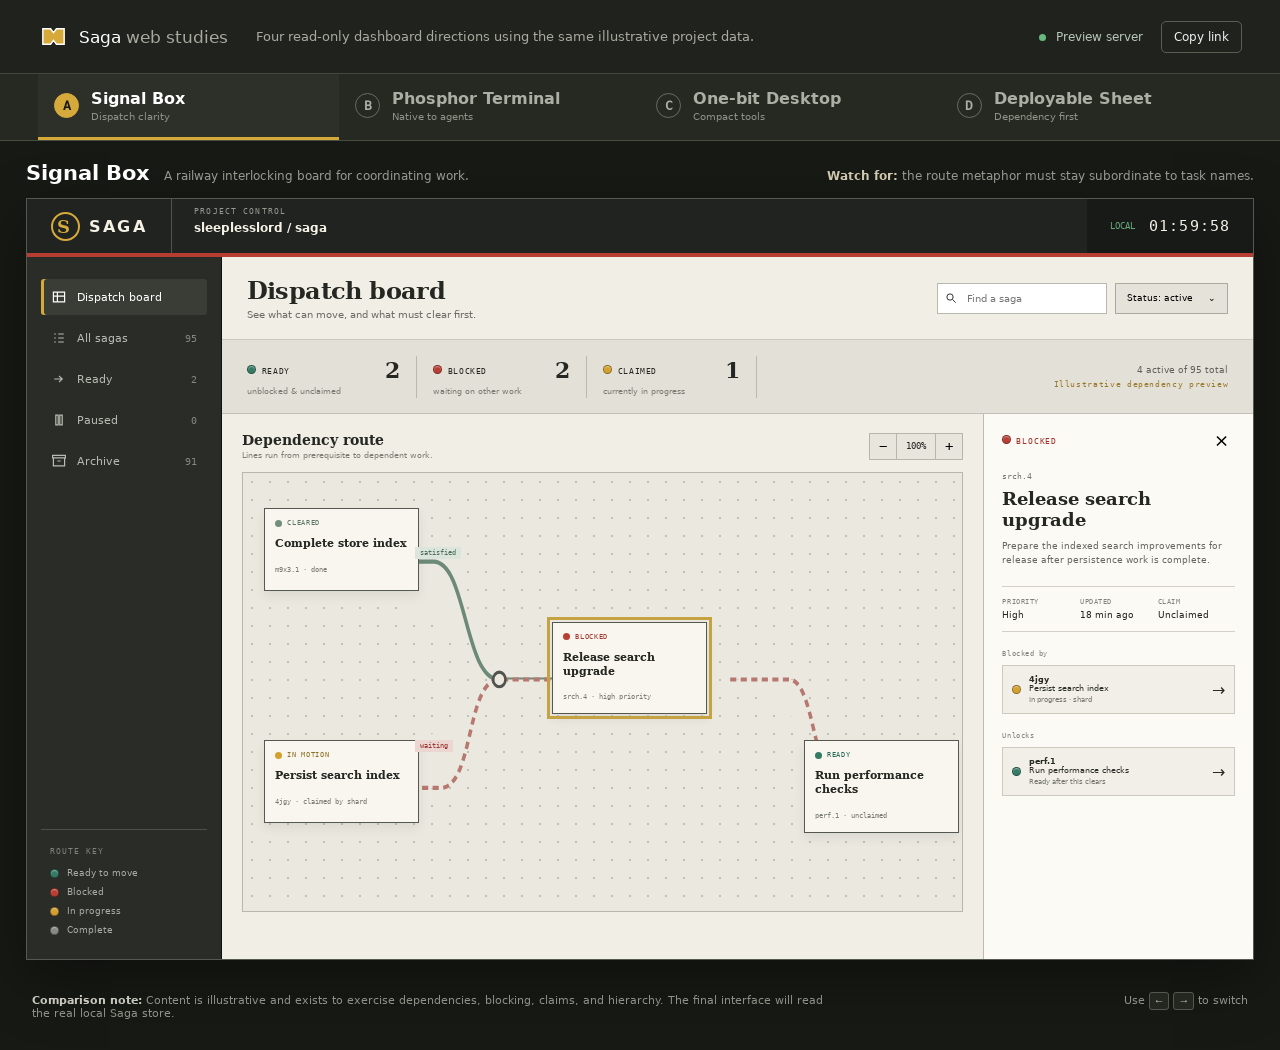
<file: mockups/index.html>
<!doctype html>
<html lang="en">
<head>
  <meta charset="utf-8">
  <meta name="viewport" content="width=device-width, initial-scale=1">
  <meta name="description" content="Visual direction mockups for Saga's local task dashboard">
  <title>Saga web — direction studies</title>
  <link rel="stylesheet" href="styles.css">
</head>
<body>
  <!--
  THESIS: Compare complete operational worlds, not isolated decoration; refuse the generic metric-card dashboard.
  OWN-WORLD: Four intentionally distinct mockups share the same task truth and navigation frame.
  STORY: Inspect each dashboard, compare dependency legibility, and choose a direction.
  FIRST VIEWPORT: A compact comparison rail frames a full working dashboard mockup at useful scale.
  FORM: Direction comparison study; seed 7b1dbf4b.
  FINISH: unreviewed and undocumented is unfinished; this build ends with the finish review, the verdict, and DESIGN.md
  -->
  <header class="gallery-header">
    <a class="gallery-brand" href="#" aria-label="Saga direction studies home">
      <svg viewBox="0 0 32 32" aria-hidden="true"><path d="M5 24V8h8l3 4 3-4h8v16h-8l-3-4-3 4H5Z"/></svg>
      <span>Saga <b>web studies</b></span>
    </a>
    <p>Four read-only dashboard directions using the same illustrative project data.</p>
    <div class="gallery-actions">
      <span class="availability"><i></i> Preview server</span>
      <button class="copy-link" type="button" id="copyLink">Copy link</button>
    </div>
  </header>

  <nav class="direction-nav" aria-label="Visual directions">
    <button class="direction-tab is-active" data-direction="signal" aria-pressed="true">
      <span class="tab-number">A</span><span><b>Signal Box</b><small>Dispatch clarity</small></span>
    </button>
    <button class="direction-tab" data-direction="terminal" aria-pressed="false">
      <span class="tab-number">B</span><span><b>Phosphor Terminal</b><small>Native to agents</small></span>
    </button>
    <button class="direction-tab" data-direction="onebit" aria-pressed="false">
      <span class="tab-number">C</span><span><b>One-bit Desktop</b><small>Compact tools</small></span>
    </button>
    <button class="direction-tab" data-direction="miura" aria-pressed="false">
      <span class="tab-number">D</span><span><b>Deployable Sheet</b><small>Dependency first</small></span>
    </button>
  </nav>

  <main>
    <section class="direction-note" aria-live="polite">
      <div><strong id="directionTitle">Signal Box</strong><span id="directionLine">A railway interlocking board for coordinating work.</span></div>
      <p id="directionRisk"><b>Watch for:</b> the route metaphor must stay subordinate to task names.</p>
    </section>

    <div class="mockup-frame">
      <section class="mockup signal is-visible" data-mockup="signal" aria-label="Signal Box mockup">
        <header class="signal-topbar">
          <div class="signal-mark"><span>S</span><strong>SAGA</strong></div>
          <div class="project-switch"><small>PROJECT CONTROL</small><b>sleeplesslord / saga</b></div>
          <div class="signal-clock"><span>LOCAL</span><b id="signalTime">07:24:16</b></div>
        </header>
        <div class="signal-shell">
          <aside class="signal-sidebar">
            <nav aria-label="Dashboard sections">
              <a class="selected" href="#signal-board"><svg viewBox="0 0 20 20"><path d="M3 4h14v12H3zM3 9h14M8 4v12"/></svg>Dispatch board</a>
              <a href="#signal-list"><svg viewBox="0 0 20 20"><path d="M4 5h2M9 5h7M4 10h2M9 10h7M4 15h2M9 15h7"/></svg>All sagas <span>95</span></a>
              <a href="#signal-ready"><svg viewBox="0 0 20 20"><path d="M4 10h9M10 6l4 4-4 4"/></svg>Ready <span>2</span></a>
              <a href="#signal-paused"><svg viewBox="0 0 20 20"><path d="M6 4h3v12H6zM11 4h3v12h-3z"/></svg>Paused <span>0</span></a>
              <a href="#signal-archive"><svg viewBox="0 0 20 20"><path d="M3 6h14v10H3zM2 3h16v3H2zM8 10h4"/></svg>Archive <span>91</span></a>
            </nav>
            <div class="signal-key">
              <b>ROUTE KEY</b>
              <span><i class="lamp ready"></i> Ready to move</span>
              <span><i class="lamp blocked"></i> Blocked</span>
              <span><i class="lamp active"></i> In progress</span>
              <span><i class="lamp complete"></i> Complete</span>
            </div>
          </aside>
          <div class="signal-main">
            <header class="signal-pagehead">
              <div><h1>Dispatch board</h1><p>See what can move, and what must clear first.</p></div>
              <div class="signal-tools">
                <label><svg viewBox="0 0 20 20"><circle cx="8" cy="8" r="5"/><path d="m12 12 5 5"/></svg><input aria-label="Search sagas" placeholder="Find a saga"></label>
                <button type="button">Status: active <span>⌄</span></button>
              </div>
            </header>
            <div class="signal-summary">
              <div><span><i class="lamp ready"></i>READY</span><b>2</b><small>unblocked & unclaimed</small></div>
              <div><span><i class="lamp blocked"></i>BLOCKED</span><b>2</b><small>waiting on other work</small></div>
              <div><span><i class="lamp active"></i>CLAIMED</span><b>1</b><small>currently in progress</small></div>
              <p>4 active of 95 total <span>Illustrative dependency preview</span></p>
            </div>
            <div class="signal-workspace">
              <section class="route-panel" id="signal-board">
                <div class="panel-heading"><div><h2>Dependency route</h2><p>Lines run from prerequisite to dependent work.</p></div><div class="zoom-controls"><button aria-label="Zoom out">−</button><span>100%</span><button aria-label="Zoom in">+</button></div></div>
                <div class="route-map" id="routeMap">
                  <svg class="route-lines" viewBox="0 0 820 420" preserveAspectRatio="none" aria-hidden="true">
                    <path class="rail done" d="M72 85H217C255 85 252 198 292 198H360"/>
                    <path class="rail waiting" d="M72 302H225C263 302 254 198 292 198H360"/>
                    <path class="rail waiting" d="M555 198H622C652 198 650 302 682 302H760"/>
                    <circle cx="292" cy="198" r="7"/><circle cx="650" cy="302" r="7"/>
                  </svg>
                  <article class="route-task done-task" style="--x:3%;--y:8%"><div class="route-status"><i></i><span>CLEARED</span></div><b>Complete store index</b><small>m9x3.1 · done</small></article>
                  <article class="route-task active-task" style="--x:3%;--y:61%"><div class="route-status"><i></i><span>IN MOTION</span></div><b>Persist search index</b><small>4jgy · claimed by shard</small></article>
                  <article class="route-task blocked-task selected" style="--x:43%;--y:34%"><div class="route-status"><i></i><span>BLOCKED</span></div><b>Release search upgrade</b><small>srch.4 · high priority</small></article>
                  <article class="route-task ready-task" style="--x:78%;--y:61%"><div class="route-status"><i></i><span>READY</span></div><b>Run performance checks</b><small>perf.1 · unclaimed</small></article>
                  <span class="route-label" style="--x:24%;--y:17%">satisfied</span><span class="route-label danger" style="--x:24%;--y:61%">waiting</span>
                </div>
              </section>
              <aside class="task-inspector">
                <div class="inspector-head"><span><i class="lamp blocked"></i>BLOCKED</span><button aria-label="Close inspector">×</button></div>
                <code>srch.4</code><h2>Release search upgrade</h2><p>Prepare the indexed search improvements for release after persistence work is complete.</p>
                <dl><div><dt>PRIORITY</dt><dd>High</dd></div><div><dt>UPDATED</dt><dd>18 min ago</dd></div><div><dt>CLAIM</dt><dd>Unclaimed</dd></div></dl>
                <section><h3>Blocked by</h3><a href="#"><i class="lamp active"></i><span><b>4jgy</b> Persist search index<small>In progress · shard</small></span><em>→</em></a></section>
                <section><h3>Unlocks</h3><a href="#"><i class="lamp ready"></i><span><b>perf.1</b> Run performance checks<small>Ready after this clears</small></span><em>→</em></a></section>
              </aside>
            </div>
          </div>
        </div>
      </section>

      <section class="mockup terminal" data-mockup="terminal" aria-label="Phosphor Terminal mockup">
        <header class="terminal-bar"><span>SAGA // PROJECT SESSION</span><span>LOCAL STORE: ./.saga/sagas.jsonl</span><span class="terminal-live">● LIVE</span></header>
        <div class="terminal-body">
          <aside class="terminal-nav"><strong>SAGA/WEB</strong><p>READ-ONLY TASK CONSOLE</p><nav><a class="selected">[F1] OVERVIEW</a><a>[F2] READY <span>02</span></a><a>[F3] BLOCKED <span>02</span></a><a>[F4] CLAIMED <span>01</span></a><a>[F5] ARCHIVE <span>91</span></a></nav><div class="term-help">/ SEARCH<br>↑↓ SELECT<br>ENTER INSPECT<br>G TRACE GRAPH</div></aside>
          <main class="terminal-main"><div class="terminal-title"><div><span>PROJECT</span><h1>sleeplesslord/saga</h1></div><p>95 SAGAS // 4 ACTIVE // UPDATED 18M AGO</p></div>
            <div class="terminal-command"><span>saga@local:~$</span><strong> list --active --graph</strong><i></i></div>
            <div class="terminal-grid"><section><header><span>ACTIVE QUEUE</span><span>4 RECORDS</span></header>
              <div class="term-row dim"><code>m9x3.1</code><i>DONE</i><b>Complete store index</b><small>cleared</small></div>
              <div class="term-row active"><code>4jgy</code><i>WORK</i><b>Persist search index</b><small>shard@8831</small></div>
              <div class="term-row selected"><code>srch.4</code><i>WAIT</i><b>Release search upgrade</b><small>requires 4jgy</small></div>
              <div class="term-row"><code>perf.1</code><i>RDY</i><b>Run performance checks</b><small>unclaimed</small></div>
              <pre class="term-graph" aria-label="Dependency graph">m9x3.1 [✓] ──┐
                ├──&gt; srch.4 [!] ──&gt; perf.1 [○]
4jgy   [◆] ────┘

✓ CLEARED  ◆ RUNNING  ! BLOCKED  ○ READY</pre></section>
              <aside><header>RECORD // srch.4</header><span class="term-state">!! BLOCKED</span><h2>Release search upgrade</h2><p>Prepare the indexed search improvements for release after persistence work is complete.</p><hr><dl><dt>PRIORITY</dt><dd>HIGH</dd><dt>CLAIM</dt><dd>NONE</dd><dt>UPDATED</dt><dd>18M AGO</dd></dl><hr><b>WAITING ON</b><p class="term-link">→ 4jgy / Persist search index<br>&nbsp;&nbsp;state: RUNNING<br>&nbsp;&nbsp;claim: shard@8831</p><b>UNLOCKS</b><p class="term-link">→ perf.1 / Performance checks</p></aside>
            </div>
          </main>
        </div>
      </section>

      <section class="mockup onebit" data-mockup="onebit" aria-label="One-bit Desktop mockup">
        <header class="desktop-menubar"><div><span class="pixel-logo">S</span><b>File</b><b>View</b><b>Navigate</b><b>Window</b></div><div>Project: saga&nbsp;&nbsp; 07:24</div></header>
        <div class="desktop-canvas">
          <div class="desktop-icon"><span><i></i></span><b>Archive</b><small>91 items</small></div>
          <section class="pixel-window task-window"><header><button>×</button><span></span><b>Active Sagas — 4 items</b><span></span><button>□</button></header><div class="window-toolbar"><button>All</button><button class="pressed">Active</button><button>Ready</button><label>Find: <input value=""></label></div><div class="pixel-list"><div class="list-head"><span>ID</span><span>Title</span><span>State</span></div><div><code>4jgy</code><b>Persist search index</b><span>Working</span></div><div class="selected"><code>srch.4</code><b>Release search upgrade</b><span>Blocked</span></div><div><code>perf.1</code><b>Run performance checks</b><span>Ready</span></div><div><code>63m2</code><b>E2E Runes tests</b><span>Ready</span></div></div><footer>4 items, 2 ready, 2 blocked</footer></section>
          <section class="pixel-window graph-window"><header><button>×</button><span></span><b>Dependency Map</b><span></span><button>□</button></header><div class="pixel-graph"><svg viewBox="0 0 500 250"><defs><pattern id="dots" width="4" height="4" patternUnits="userSpaceOnUse"><circle cx="1" cy="1" r=".6"/></pattern></defs><path d="M125 57h55c24 0 18 68 43 68h54M125 191h55c24 0 18-66 43-66h54M377 125h45v66"/><rect x="24" y="31" width="102" height="53"/><rect x="24" y="164" width="102" height="53" fill="url(#dots)"/><rect x="277" y="97" width="101" height="55" class="invert"/><rect x="375" y="176" width="105" height="45"/><text x="40" y="55">m9x3.1</text><text x="40" y="70">COMPLETE</text><text x="40" y="188">4jgy</text><text x="40" y="203">WORKING</text><text x="292" y="121" class="white">srch.4</text><text x="292" y="137" class="white">BLOCKED</text><text x="390" y="202">perf.1 READY</text></svg></div></section>
          <section class="pixel-window info-window"><header><button>×</button><span></span><b>Saga Info</b><span></span><button>□</button></header><div class="info-body"><h1>Release search upgrade</h1><p><b>ID:</b> srch.4 &nbsp; <mark>BLOCKED</mark></p><hr><p>Prepare the indexed search improvements for release after persistence work is complete.</p><fieldset><legend>Waiting on</legend><p>◆ <u>4jgy — Persist search index</u><br><small>Working · claimed by shard</small></p></fieldset><fieldset><legend>Unlocks</legend><p>○ <u>perf.1 — Run performance checks</u></p></fieldset><button class="default">Open in CLI…</button></div></section>
        </div>
      </section>

      <section class="mockup miura" data-mockup="miura" aria-label="Deployable Sheet mockup">
        <header class="miura-header"><div class="miura-brand"><svg viewBox="0 0 40 32"><path d="M1 25 10 7l10 18L30 7l9 18M10 7h20M20 25h19"/></svg><strong>SAGA / FIELD</strong></div><div class="miura-project">sleeplesslord / saga <span>read only</span></div><nav><a class="active">Field</a><a>Index</a><a>Archive</a></nav></header>
        <main class="miura-main"><header><div><h1>Work unfolds from constraints.</h1><p>Open a task cell to see what holds it—and what it will release.</p></div><label><span>⌕</span><input placeholder="Search 95 sagas"></label></header>
          <div class="miura-stats"><span><b>4</b> active cells</span><span><b>2</b> ready to unfold</span><span><b>2</b> held by constraints</span><small>Illustrative dependency preview</small></div>
          <div class="fold-workspace"><section class="fold-field"><svg class="fold-lines" viewBox="0 0 900 480" preserveAspectRatio="none"><path d="M0 240 150 40l150 200L450 40l150 200L750 40l150 200M0 240l150 200 150-200 150 200 150-200 150 200 150-200M150 40v400M450 40v400M750 40v400"/></svg>
            <article class="fold-card complete" style="--x:4%;--y:13%;--skew:-3deg"><span>✓ SEALED</span><code>m9x3.1</code><h2>Complete store index</h2><p>Constraint satisfied</p></article>
            <article class="fold-card working" style="--x:12%;--y:61%;--skew:2deg"><span>◆ OPEN</span><code>4jgy</code><h2>Persist search index</h2><p>Claimed by shard</p></article>
            <article class="fold-card held selected" style="--x:42%;--y:31%;--skew:-1deg"><span>× HELD</span><code>srch.4</code><h2>Release search upgrade</h2><p>1 constraint remains</p></article>
            <article class="fold-card ready" style="--x:73%;--y:61%;--skew:2deg"><span>○ READY</span><code>perf.1</code><h2>Run performance checks</h2><p>Unclaimed</p></article>
            <div class="constraint-tag" style="--x:31%;--y:54%">waiting on 4jgy →</div><div class="constraint-tag" style="--x:64%;--y:54%">unlocks perf.1 →</div>
          </section>
          <aside class="fold-inspector"><button>Close ×</button><span>HELD CELL</span><code>srch.4</code><h2>Release search upgrade</h2><p>Prepare the indexed search improvements for release after persistence work is complete.</p><dl><div><dt>Priority</dt><dd>High</dd></div><div><dt>Claim</dt><dd>None</dd></div><div><dt>Updated</dt><dd>18m</dd></div></dl><h3>Mountain constraint</h3><a>◆ <span><b>4jgy</b> Persist search index<small>open · shard</small></span></a><h3>Valley release</h3><a>○ <span><b>perf.1</b> Run performance checks<small>opens when this seals</small></span></a></aside>
          </div>
        </main>
      </section>
    </div>
  </main>
  <footer class="gallery-footer"><p><b>Comparison note:</b> Content is illustrative and exists to exercise dependencies, blocking, claims, and hierarchy. The final interface will read the real local Saga store.</p><span>Use <kbd>←</kbd> <kbd>→</kbd> to switch</span></footer>
  <script src="app.js"></script>
</body>
</html>
</file>
<file: mockups/styles.css>
@font-face{font-family:DejaVu Sans;src:url('/mockups/fonts/DejaVuSans.ttf')}@font-face{font-family:DejaVu Sans;src:url('/mockups/fonts/DejaVuSans-Bold.ttf');font-weight:700}@font-face{font-family:DejaVu Mono;src:url('/mockups/fonts/DejaVuSansMono.ttf')}@font-face{font-family:DejaVu Serif;src:url('/mockups/fonts/DejaVuSerif-Bold.ttf');font-weight:700}
*{box-sizing:border-box}html{background:#171914;scroll-behavior:smooth}body{margin:0;color:#e8e6de;font-family:'DejaVu Sans',sans-serif}.gallery-header{min-height:74px;padding:14px clamp(18px,3vw,48px);display:flex;align-items:center;gap:28px;background:#20231d;border-bottom:1px solid #42463b}.gallery-brand{display:flex;align-items:center;gap:10px;color:#fff;text-decoration:none;font-size:17px}.gallery-brand svg{width:31px;height:31px;fill:#d6a93b}.gallery-brand b{color:#aaa99f;font-weight:400}.gallery-header>p{margin:0;color:#aaa99f;font-size:13px;max-width:520px}.gallery-actions{margin-left:auto;display:flex;align-items:center;gap:18px;font-size:12px}.availability{color:#b7c7b9}.availability i{display:inline-block;width:7px;height:7px;background:#66b87c;border-radius:50%;margin-right:6px}.copy-link{border:1px solid #5b5e54;background:transparent;color:#eee;padding:8px 12px;border-radius:5px;cursor:pointer}.copy-link:hover,.copy-link:focus-visible{background:#30332c;outline:2px solid #d6a93b;outline-offset:2px}.direction-nav{display:grid;grid-template-columns:repeat(4,1fr);padding:0 clamp(18px,3vw,48px);background:#262921;border-bottom:1px solid #4a4e41}.direction-tab{display:flex;align-items:center;gap:12px;padding:15px 16px;border:0;border-bottom:3px solid transparent;background:transparent;color:#abaea4;text-align:left;cursor:pointer}.direction-tab:hover{background:#30332b}.direction-tab.is-active{color:#fff;border-color:#d6a93b;background:#2d3029}.direction-tab b,.direction-tab small{display:block}.direction-tab small{margin-top:3px;font-size:10px;color:#8f9289}.tab-number{font:700 13px 'DejaVu Mono';width:25px;height:25px;display:grid;place-items:center;border:1px solid #686b61;border-radius:50%}.direction-tab.is-active .tab-number{color:#181a16;background:#d6a93b;border-color:#d6a93b}main{padding:20px clamp(12px,2vw,32px) 34px}.direction-note{max-width:1540px;margin:0 auto 13px;display:flex;align-items:end;gap:20px}.direction-note div{display:flex;align-items:baseline;gap:14px}.direction-note strong{font-size:21px;color:#fff}.direction-note span,.direction-note p{color:#979a90;font-size:12px}.direction-note p{margin:0 0 2px auto}.direction-note p b{color:#d0c7af}.mockup-frame{max-width:1540px;min-height:760px;margin:auto;border:1px solid #56594f;background:#0a0b09;box-shadow:0 20px 55px rgba(0,0,0,.35);overflow:hidden}.mockup{display:none;height:760px;color:#20221f}.mockup.is-visible{display:block}.gallery-footer{max-width:1540px;margin:0 auto;padding:0 32px 30px;display:flex;justify-content:space-between;gap:30px;color:#8e9187;font-size:11px}.gallery-footer p{margin:0;max-width:800px}.gallery-footer b{color:#c9c8bf}.gallery-footer kbd{border:1px solid #54574d;padding:2px 6px;border-radius:3px;color:#ccc;background:#242720}
/* shared svg */svg{fill:none;stroke:currentColor;stroke-width:1.5}button,input{font:inherit}
/* signal box */.signal{background:#f1eee5;font-family:'DejaVu Sans';color:#242722}.signal-topbar{height:58px;display:flex;align-items:stretch;background:#20231f;color:#f5f1e5;border-bottom:4px solid #b73d32}.signal-mark{display:flex;align-items:center;gap:9px;padding:0 24px;border-right:1px solid #52554e;letter-spacing:.15em}.signal-mark span{width:29px;height:29px;display:grid;place-items:center;border:2px solid #d6a93b;border-radius:50%;color:#d6a93b;font-family:'DejaVu Serif';font-size:18px}.project-switch{padding:8px 22px}.project-switch small,.project-switch b{display:block}.project-switch small{font:8px 'DejaVu Mono';color:#96998f;letter-spacing:.14em}.project-switch b{font-size:12px;margin-top:5px}.signal-clock{margin-left:auto;display:flex;align-items:center;gap:14px;padding:0 23px;background:#171a17}.signal-clock span{font:9px 'DejaVu Mono';color:#64a778}.signal-clock b{font:15px 'DejaVu Mono';letter-spacing:.08em}.signal-shell{display:grid;grid-template-columns:195px 1fr;height:702px}.signal-sidebar{background:#292c27;color:#d8d7cf;border-right:1px solid #111;padding:22px 14px;display:flex;flex-direction:column}.signal-sidebar nav{display:grid;gap:5px}.signal-sidebar a{display:flex;align-items:center;gap:10px;color:#b9bbb2;text-decoration:none;padding:10px;border-radius:3px;font-size:11px}.signal-sidebar a svg{width:16px}.signal-sidebar a span{margin-left:auto;font:10px 'DejaVu Mono';color:#85887f}.signal-sidebar a:hover,.signal-sidebar a.selected{background:#3a3d36;color:#fff}.signal-sidebar a.selected{box-shadow:inset 3px 0 #d6a93b}.signal-key{margin-top:auto;border-top:1px solid #4c5047;padding:17px 9px 2px;display:grid;gap:9px;font-size:9px;color:#aaada4}.signal-key>b{font:8px 'DejaVu Mono';letter-spacing:.13em;color:#7f827a;margin-bottom:3px}.signal-key span{display:flex;align-items:center;gap:8px}.lamp{display:inline-block;width:9px;height:9px;border-radius:50%;background:#999;border:1px solid rgba(0,0,0,.35);box-shadow:inset 0 1px 1px rgba(255,255,255,.45)}.lamp.ready{background:#347b65}.lamp.blocked{background:#b93e33}.lamp.active{background:#d4a02e}.lamp.complete{background:#858a82}.signal-main{min-width:0;overflow:auto}.signal-pagehead{height:83px;padding:15px 25px;display:flex;align-items:center;border-bottom:1px solid #cbc8bd}.signal-pagehead h1{margin:0;font:700 24px 'DejaVu Serif';letter-spacing:-.025em}.signal-pagehead p{margin:4px 0 0;color:#6a6c65;font-size:10px}.signal-tools{margin-left:auto;display:flex;gap:8px}.signal-tools label{width:170px;height:31px;display:flex;align-items:center;border:1px solid #b8b7b0;background:#fff}.signal-tools label svg{width:15px;margin:0 7px}.signal-tools input{width:100%;border:0;outline:0;font-size:10px}.signal-tools button{height:31px;padding:0 11px;background:#e5e2d9;border:1px solid #aaa9a2;font-size:9px}.signal-tools button span{margin-left:12px}.signal-summary{height:74px;display:grid;grid-template-columns:repeat(3,170px) 1fr;align-items:center;padding:10px 25px;background:#e3e0d7;border-bottom:1px solid #c3c0b6}.signal-summary>div{height:42px;padding:0 16px;border-right:1px solid #bbb8ad;display:grid;grid-template-columns:1fr auto;align-items:center}.signal-summary>div:first-child{padding-left:0}.signal-summary span{font:8px 'DejaVu Mono';letter-spacing:.08em}.signal-summary span i{margin-right:6px}.signal-summary b{font:700 22px 'DejaVu Serif'}.signal-summary small{grid-column:1/3;color:#787a73;font-size:8px}.signal-summary>p{text-align:right;font-size:9px;color:#5e605a}.signal-summary>p span{display:block;color:#9a7a2c;margin-top:5px}.signal-workspace{display:grid;grid-template-columns:minmax(530px,1fr) 270px;height:545px}.route-panel{padding:18px 20px 23px;min-width:0}.panel-heading{display:flex;align-items:center;margin-bottom:12px}.panel-heading h2{font:700 14px 'DejaVu Serif';margin:0}.panel-heading p{margin:3px 0 0;color:#7b7d75;font-size:8px}.zoom-controls{margin-left:auto;display:flex;border:1px solid #b7b5ad;background:#e8e5dd}.zoom-controls button,.zoom-controls span{height:25px;border:0;background:transparent;padding:0 9px;font:9px 'DejaVu Mono'}.zoom-controls button{font-size:14px}.zoom-controls span{display:grid;place-items:center;border-width:0 1px;border-style:solid;border-color:#b7b5ad}.route-map{height:440px;position:relative;border:1px solid #b8b6ad;background-color:#ebe8df;background-image:radial-gradient(#c2c0b8 .8px,transparent .8px);background-size:18px 18px;overflow:hidden}.route-lines{position:absolute;inset:0;width:100%;height:100%;stroke:#92948e;stroke-width:4;fill:#ebe8df}.route-lines .done{stroke:#6d8a79}.route-lines .waiting{stroke:#b67870;stroke-dasharray:7 5}.route-lines circle{stroke:#50534e;stroke-width:3}.route-task{position:absolute;left:var(--x);top:var(--y);width:155px;min-height:83px;padding:10px;background:#f8f6ef;border:1px solid #555851;box-shadow:0 5px 10px rgba(35,37,32,.08)}.route-task.selected{outline:3px solid #c6a342;outline-offset:2px}.route-status{display:flex;align-items:center;gap:5px;font:7px 'DejaVu Mono';letter-spacing:.1em}.route-status i{width:7px;height:7px;border-radius:50%}.done-task .route-status{color:#577362}.done-task i{background:#748e7d}.active-task .route-status{color:#8e6e21}.active-task i{background:#d4a02e}.blocked-task .route-status{color:#a43129}.blocked-task i{background:#b93e33}.ready-task .route-status{color:#246652}.ready-task i{background:#347b65}.route-task>b{display:block;font:700 11px 'DejaVu Serif';line-height:1.25;margin:10px 0 6px}.route-task small{font:7px 'DejaVu Mono';color:#797b74}.route-label{position:absolute;left:var(--x);top:var(--y);font:7px 'DejaVu Mono';padding:2px 5px;background:#dbe5dc;color:#4f705b}.route-label.danger{background:#ecd6d2;color:#99372e}.task-inspector{background:#fbfaf5;border-left:1px solid #bdbab0;padding:15px 18px;overflow:auto}.inspector-head{display:flex;justify-content:space-between;align-items:center}.inspector-head span{font:8px 'DejaVu Mono';letter-spacing:.1em;color:#a52e27}.inspector-head span i{margin-right:5px}.inspector-head button{border:0;background:none;font-size:18px}.task-inspector>code{display:block;margin-top:20px;color:#74766f;font:8px 'DejaVu Mono'}.task-inspector>h2{font:700 18px 'DejaVu Serif';line-height:1.17;margin:7px 0 10px}.task-inspector>p{font-size:9px;line-height:1.55;color:#65675f}.task-inspector dl{display:grid;grid-template-columns:repeat(3,1fr);margin:18px 0;border-block:1px solid #d3d0c7;padding:11px 0}.task-inspector dl div{display:grid;gap:4px}.task-inspector dt,.task-inspector h3{font:7px 'DejaVu Mono';letter-spacing:.08em;color:#81837b}.task-inspector dd{margin:0;font-size:9px}.task-inspector section{margin-top:18px}.task-inspector section h3{margin-bottom:7px}.task-inspector section a{display:flex;align-items:center;gap:8px;padding:9px;border:1px solid #ccc9bf;text-decoration:none;color:#292b26;background:#f1efe7}.task-inspector section a span{display:block;flex:1;font-size:8px}.task-inspector section a b,.task-inspector section a small{display:block}.task-inspector section a small{color:#777970;margin-top:3px}.task-inspector section a em{font-style:normal}
/* terminal */.terminal{background:#020503;color:#73e990;font-family:'DejaVu Mono';text-shadow:0 0 7px rgba(78,255,124,.28);position:relative}.terminal:after{content:"";position:absolute;inset:0;pointer-events:none;background:repeating-linear-gradient(0deg,rgba(0,0,0,.1),rgba(0,0,0,.1) 1px,transparent 1px,transparent 3px)}.terminal-bar{height:36px;padding:0 18px;display:grid;grid-template-columns:1fr 1fr auto;align-items:center;border-bottom:1px solid #245c32;background:#07100a;font-size:9px;letter-spacing:.08em}.terminal-bar span:nth-child(2){color:#397948}.terminal-live{color:#b0fac2}.terminal-body{height:724px;display:grid;grid-template-columns:205px 1fr}.terminal-nav{padding:25px 18px;border-right:1px solid #276436;background:#040a06}.terminal-nav strong{font-size:20px;color:#b1ffc4}.terminal-nav>p{font-size:8px;color:#397b49;margin:5px 0 34px}.terminal-nav nav{display:grid}.terminal-nav a{display:flex;justify-content:space-between;padding:11px 8px;color:#4b9e5e;font-size:10px}.terminal-nav a.selected{color:#c7ffd4;background:#102819}.term-help{margin-top:40px;padding:15px 8px;border-top:1px dashed #245c32;line-height:2;color:#397c49;font-size:8px}.terminal-main{padding:25px 28px;overflow:hidden}.terminal-title{display:flex;align-items:end;border-bottom:1px solid #2e753e;padding-bottom:14px}.terminal-title span{font-size:8px;color:#438f54}.terminal-title h1{font-size:24px;margin:4px 0 0;color:#b7ffc8;font-weight:400}.terminal-title p{margin:0 0 3px auto;font-size:9px;color:#4c9b5f}.terminal-command{padding:14px 0;font-size:11px}.terminal-command span{color:#45a25a}.terminal-command i{display:inline-block;width:7px;height:13px;background:#90f4a8;vertical-align:middle;margin-left:5px;animation:blink 1.1s steps(2) infinite}@keyframes blink{50%{opacity:0}}.terminal-grid{height:590px;display:grid;grid-template-columns:minmax(500px,1fr) 310px;border:1px solid #2b6e3b}.terminal-grid>section>header,.terminal-grid>aside>header{display:flex;justify-content:space-between;padding:10px 13px;background:#102b18;border-bottom:1px solid #2b6e3b;font-size:9px}.term-row{display:grid;grid-template-columns:72px 54px 1fr auto;padding:13px;border-bottom:1px dotted #174623;align-items:center;font-size:10px}.term-row code{color:#51a763}.term-row i{font-style:normal}.term-row b{font-weight:400;color:#98f5ae}.term-row small{color:#397b49}.term-row.dim{opacity:.48}.term-row.active i{color:#e4e861}.term-row.selected{background:#173b20;outline:1px solid #85e99d;outline-offset:-3px}.term-row.selected i{color:#ff8b79}.term-graph{margin:25px;font:11px/2.15 'DejaVu Mono';color:#6dd986}.terminal-grid>aside{border-left:1px solid #2b6e3b;padding-bottom:20px}.terminal-grid>aside>header{margin:-1px -1px 0;padding:10px 14px}.terminal-grid>aside>*:not(header){margin-left:18px;margin-right:18px}.term-state{display:inline-block;margin-top:19px;padding:4px 7px;color:#ff8a78;background:#3a120d;border:1px solid #8a3328;font-size:9px}.terminal-grid aside h2{font-size:17px;font-weight:400;line-height:1.3;color:#c3ffd1}.terminal-grid aside p{font-size:9px;line-height:1.6;color:#5bbd71}.terminal-grid aside hr{border:0;border-top:1px dashed #286738;margin-top:20px!important;margin-bottom:20px!important}.terminal-grid aside dl{display:grid;grid-template-columns:1fr 1fr;font-size:9px;line-height:2}.terminal-grid aside dt{color:#479857}.terminal-grid aside dd{margin:0;color:#9bf2ae}.terminal-grid aside>b{display:block;font-size:8px;margin-top:18px!important;color:#4eaa62}.terminal-grid .term-link{color:#8aeca1}
/* one-bit */.onebit{background:#bdbdbd;color:#000;font-family:'DejaVu Sans';image-rendering:pixelated}.desktop-menubar{height:31px;background:#fff;border-bottom:2px solid #000;display:flex;justify-content:space-between;align-items:center;padding:0 13px;font-size:10px}.desktop-menubar>div{display:flex;align-items:center;gap:19px}.pixel-logo{font:700 16px 'DejaVu Serif';border:2px solid #000;border-radius:50%;width:23px;height:23px;display:grid;place-items:center}.desktop-canvas{height:729px;position:relative;background-color:#b9b9b9;background-image:radial-gradient(#555 .8px,transparent .8px);background-size:3px 3px}.desktop-icon{position:absolute;right:25px;top:28px;text-align:center;font-size:9px}.desktop-icon>span{display:block;width:44px;height:39px;border:2px solid #000;background:#fff;margin:auto;position:relative}.desktop-icon>span:before{content:"";position:absolute;left:4px;right:4px;top:6px;height:5px;background:#000}.desktop-icon>span i{position:absolute;inset:14px 7px 5px;background:repeating-linear-gradient(135deg,#000 0 1px,#fff 1px 3px)}.desktop-icon b,.desktop-icon small{display:block;background:#fff;padding:2px}.pixel-window{position:absolute;background:#fff;border:2px solid #000;box-shadow:3px 3px 0 rgba(0,0,0,.35)}.pixel-window>header{height:25px;display:grid;grid-template-columns:23px 1fr auto 1fr 23px;align-items:center;border-bottom:2px solid #000;background:repeating-linear-gradient(0deg,#fff 0 2px,#000 2px 3px);gap:5px}.pixel-window>header b{background:#fff;padding:2px 9px;font-size:10px;white-space:nowrap}.pixel-window>header button{width:16px;height:16px;margin:auto;padding:0;background:#fff;border:2px solid #000;font-size:9px;line-height:10px}.task-window{left:2.5%;top:4%;width:51%;height:290px;z-index:2}.window-toolbar{height:39px;display:flex;align-items:center;gap:5px;padding:5px 9px;border-bottom:1px solid #000;background:#ddd}.window-toolbar button{height:24px;border:1px solid #000;background:#fff;font-size:9px}.window-toolbar button.pressed{background:#000;color:#fff}.window-toolbar label{margin-left:auto;font-size:9px}.window-toolbar input{width:90px;height:23px;border:1px solid #000}.pixel-list{font-size:9px}.pixel-list>div{display:grid;grid-template-columns:65px 1fr 80px;padding:10px 12px;border-bottom:1px dotted #000}.pixel-list .list-head{padding:6px 12px;font-weight:700;background:#ddd;border-bottom:1px solid #000}.pixel-list>div.selected{background:#000;color:#fff;outline:1px dotted #fff;outline-offset:-4px}.pixel-window>footer{position:absolute;bottom:0;left:0;right:0;border-top:1px solid #000;padding:6px 10px;font-size:8px}.graph-window{left:5.5%;top:47%;width:45%;height:310px}.pixel-graph svg{width:100%;height:275px;stroke:#000;stroke-width:2;fill:#fff}.pixel-graph svg text{stroke:none;fill:#000;font:10px 'DejaVu Mono'}.pixel-graph .invert{fill:#000}.pixel-graph text.white{fill:#fff}.info-window{left:57%;top:11%;width:32%;height:560px;z-index:3}.info-body{padding:20px 23px;font-size:9px}.info-body h1{font:700 19px 'DejaVu Serif';margin:0 0 12px}.info-body p{line-height:1.5}.info-body mark{background:#000;color:#fff;padding:3px 6px}.info-body hr{border:0;border-top:1px solid #000;margin:17px 0}.info-body fieldset{border:1px solid #000;margin:20px 0;padding:8px 12px}.info-body legend{font-weight:700}.info-body small{padding-left:16px}.info-body .default{float:right;border:3px double #000;background:#fff;padding:8px 13px;font-weight:700;font-size:9px}
/* miura */.miura{background:#f8f8f4;color:#191b19;font-family:'DejaVu Sans'}.miura-header{height:61px;display:flex;align-items:center;border-bottom:1px solid #b7bbb4;padding:0 27px}.miura-brand{display:flex;align-items:center;gap:9px;font:11px 'DejaVu Mono';letter-spacing:.08em}.miura-brand svg{width:34px;stroke:#b69437;stroke-width:2}.miura-project{margin-left:55px;font-size:10px}.miura-project span{margin-left:8px;border:1px solid #9da39b;padding:3px 6px;color:#6e746d;font-size:7px;text-transform:uppercase}.miura-header nav{margin-left:auto;display:flex;align-self:stretch}.miura-header nav a{display:grid;place-items:center;padding:0 18px;font-size:9px}.miura-header nav a.active{border-bottom:3px solid #b69437}.miura-main{height:699px;padding:23px 29px}.miura-main>header{display:flex;align-items:center}.miura-main>header h1{font:700 27px 'DejaVu Serif';letter-spacing:-.025em;margin:0}.miura-main>header p{font-size:9px;color:#666c65;margin:5px 0 0}.miura-main>header label{margin-left:auto;width:235px;display:flex;border-bottom:1px solid #777e76;padding:7px 3px}.miura-main>header input{border:0;background:transparent;width:100%;outline:0;margin-left:8px;font-size:9px}.miura-stats{height:56px;display:flex;align-items:center;gap:31px;border-bottom:1px solid #d0d3cd;margin-top:17px;font-size:9px}.miura-stats span b{font:700 17px 'DejaVu Serif';margin-right:6px}.miura-stats small{margin-left:auto;color:#967a32}.fold-workspace{height:526px;display:grid;grid-template-columns:minmax(600px,1fr) 280px}.fold-field{position:relative;overflow:hidden;background:#f2f4f0}.fold-lines{position:absolute;width:100%;height:100%;stroke:#bcc5c9;stroke-width:1.2;fill:none}.fold-lines path{filter:drop-shadow(0 1px #fff)}.fold-card{position:absolute;left:var(--x);top:var(--y);width:172px;min-height:111px;padding:13px 15px;background:#fff;transform:skewY(var(--skew));border:1px solid #666c66;box-shadow:0 8px 16px rgba(41,49,43,.08)}.fold-card>*{transform:skewY(calc(var(--skew) * -1))}.fold-card>span{display:block;font:7px 'DejaVu Mono';letter-spacing:.1em}.fold-card code{display:block;font:8px 'DejaVu Mono';color:#727972;margin-top:12px}.fold-card h2{font:700 12px 'DejaVu Serif';margin:4px 0 9px}.fold-card p{font-size:8px;color:#747a73;margin:0}.fold-card.complete{border-color:#6c8374}.fold-card.complete>span{color:#537060}.fold-card.working{border-color:#b69132;background:#fffcf2}.fold-card.working>span{color:#96741d}.fold-card.held{border-color:#a04d45;background:#fff9f7}.fold-card.held>span{color:#a1362d}.fold-card.ready{border-color:#3d7765}.fold-card.ready>span{color:#296552}.fold-card.selected{outline:2px solid #b69235;outline-offset:3px}.constraint-tag{position:absolute;left:var(--x);top:var(--y);font:7px 'DejaVu Mono';background:#e5e9ea;color:#626b6e;padding:4px 6px}.fold-inspector{background:#fff;border-left:1px solid #c3c7c1;padding:20px 22px}.fold-inspector>button{float:right;border:0;background:none;color:#777d76;font-size:8px}.fold-inspector>span{display:block;color:#a13b32;font:7px 'DejaVu Mono';letter-spacing:.1em}.fold-inspector>code{display:block;color:#757b75;font:8px 'DejaVu Mono';margin-top:18px}.fold-inspector>h2{font:700 18px 'DejaVu Serif';line-height:1.2;margin:5px 0 10px}.fold-inspector>p{font-size:8px;line-height:1.6;color:#656b65}.fold-inspector dl{display:grid;grid-template-columns:repeat(3,1fr);border-block:1px solid #d7dad5;margin:18px 0;padding:12px 0}.fold-inspector dt{font:7px 'DejaVu Mono';color:#858a84}.fold-inspector dd{margin:4px 0 0;font-size:8px}.fold-inspector h3{font:7px 'DejaVu Mono';text-transform:uppercase;letter-spacing:.1em;color:#7b817b;margin:18px 0 7px}.fold-inspector a{display:flex;gap:8px;border:1px solid #cdd1cb;padding:10px;color:#262a26;font-size:9px}.fold-inspector a span,.fold-inspector a b,.fold-inspector a small{display:block}.fold-inspector a span{flex:1}.fold-inspector a small{color:#7a807a;margin-top:3px}
@media(max-width:1000px){.gallery-header>p,.availability,.direction-note p{display:none}.direction-nav{padding:0}.direction-tab{justify-content:center}.direction-tab small{display:none}.mockup-frame{min-height:680px}.mockup{height:680px}.signal-shell{height:622px;grid-template-columns:160px 1fr}.signal-summary{grid-template-columns:repeat(3,1fr)}.signal-summary>p{display:none}.signal-workspace{grid-template-columns:1fr;height:465px}.task-inspector{display:none}.route-map{height:382px}.route-task{width:140px}.terminal-body{height:644px;grid-template-columns:165px 1fr}.terminal-main{padding:20px 16px}.terminal-grid{grid-template-columns:1fr;height:510px}.terminal-grid>aside{display:none}.onebit .info-window{width:38%;left:60%}.onebit .task-window{width:56%}.onebit .graph-window{width:52%}.fold-workspace{grid-template-columns:1fr}.fold-inspector{display:none}.fold-card{width:150px}.gallery-footer{padding-inline:15px}}
@media(max-width:700px){.gallery-header{min-height:60px;padding:10px 14px}.gallery-actions{margin-left:auto}.gallery-brand b{display:none}.direction-nav{grid-template-columns:repeat(4,1fr)}.direction-tab{padding:11px 5px}.direction-tab>span:last-child{display:none}.direction-note{padding:0 4px}.direction-note div{display:block}.direction-note span{display:block;margin-top:3px}.mockup-frame{height:720px;min-height:720px}.mockup{height:720px}.signal-topbar{height:52px}.project-switch{padding-inline:10px}.signal-clock{display:none}.signal-shell{height:668px;display:block}.signal-sidebar{height:47px;padding:0 8px;display:block}.signal-sidebar nav{height:47px;display:flex}.signal-sidebar nav a{font-size:0;flex:1;justify-content:center}.signal-sidebar nav a:first-child{font-size:9px}.signal-sidebar nav a span,.signal-key{display:none}.signal-main{height:621px}.signal-pagehead{height:85px;padding:13px}.signal-pagehead p{max-width:190px}.signal-tools label{display:none}.signal-summary{padding-inline:12px;height:66px}.signal-summary>div{padding:0 8px}.signal-summary>div span{font-size:6px}.signal-summary b{font-size:17px}.signal-summary small{font-size:6px}.route-panel{padding:12px}.route-map{height:430px;overflow:auto}.route-task{width:116px;padding:8px}.route-task>b{font-size:9px}.route-lines{min-width:650px}.route-task[style*="78%"]{left:72%}.terminal-body{display:block}.terminal-nav{height:47px;padding:0;border:0;border-bottom:1px solid #276436}.terminal-nav>strong,.terminal-nav>p,.term-help{display:none}.terminal-nav nav{display:flex}.terminal-nav a{font-size:7px;padding:17px 7px}.terminal-main{height:637px;padding:15px 12px}.terminal-title h1{font-size:16px}.terminal-title p{display:none}.terminal-grid{min-width:520px}.terminal-main{overflow:auto}.desktop-menubar b{display:none}.desktop-canvas{height:689px}.task-window{left:3%;top:3%;width:94%;height:270px}.graph-window{left:3%;top:43%;width:94%;height:270px}.info-window{display:none}.miura-project{display:none}.miura-header{padding:0 12px}.miura-header nav a{padding:0 9px}.miura-main{padding:17px 13px}.miura-main>header h1{font-size:20px}.miura-main>header p{max-width:260px}.miura-main>header label{display:none}.miura-stats{gap:10px;overflow:auto}.miura-stats small{display:none}.fold-field{overflow:auto}.fold-lines{min-width:690px}.fold-card{width:125px}.fold-card h2{font-size:10px}.fold-card[style*="73%"]{left:70%}.gallery-footer span{display:none}}
@media(prefers-reduced-motion:reduce){*{scroll-behavior:auto!important}.terminal-command i{animation:none}}
</file>
